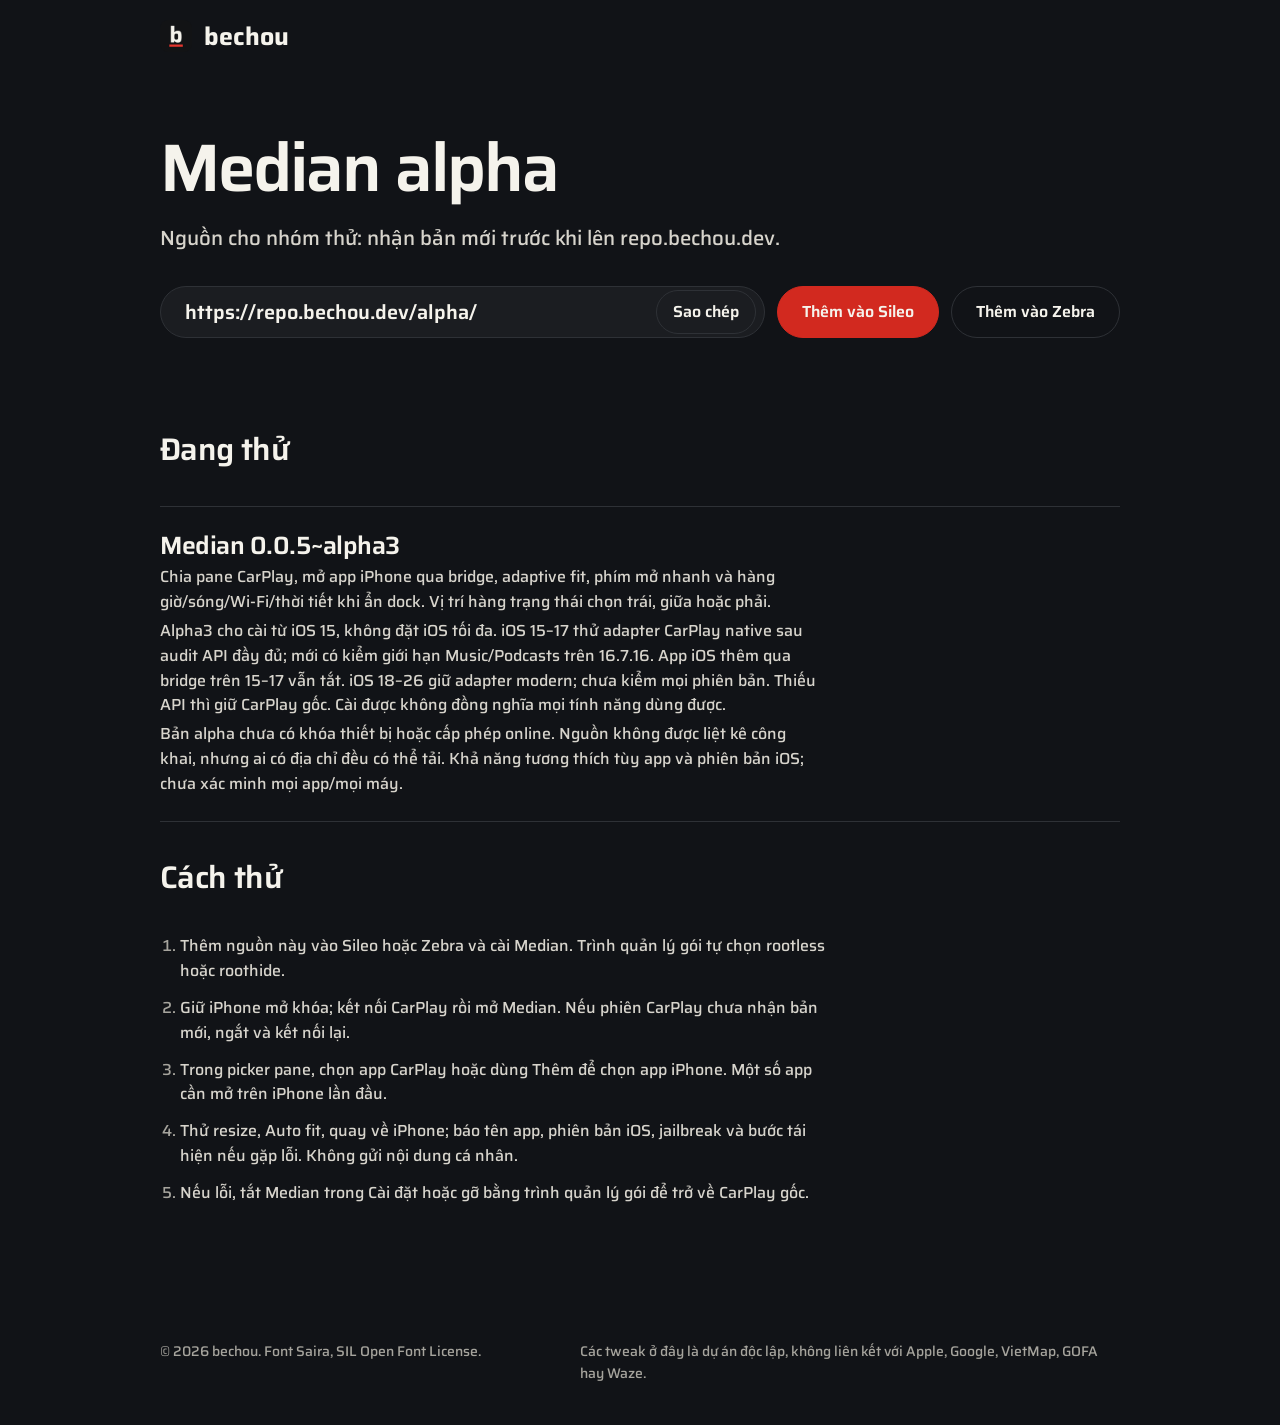
<file: alpha/index.html>
<!doctype html>
<html lang="vi">
<head>
<meta charset="utf-8">
<meta name="viewport" content="width=device-width, initial-scale=1, viewport-fit=cover">
<title>Median alpha: repo.bechou.dev</title>
<meta name="description" content="Nguồn bản thử của bechou, dành cho một nhóm nhỏ trước khi phát hành trên repo.bechou.dev.">
<meta name="robots" content="noindex, nofollow">
<meta name="theme-color" content="#111317">
<link rel="icon" href="../assets/repo-favicon.png">
<link rel="apple-touch-icon" href="CydiaIcon.png">
<link rel="preload" href="../assets/fonts/Saira-SemiBold.ttf" as="font" type="font/ttf" crossorigin>
<link rel="stylesheet" href="../assets/home.css">
<style>
/* The beta source's page: the home's address block, then what is being tested and how. Its address is longer
 * than the home's, so on a phone it takes a smaller size and may break before "alpha/". */
.source { grid-template-columns: minmax(0, 1fr); }
.address__url code { font-size: clamp(var(--text-md), 4.4vw, var(--text-lg)); white-space: normal; }
.trial { padding-bottom: var(--space-3xl); display: grid; gap: var(--space-xl); }
.trial h2 { font-size: var(--text-2xl); }
.trial__now { display: grid; gap: var(--space-2xs); padding: var(--space-lg) 0; border-block: 1px solid var(--color-rule); }
.trial__now h3 { font-size: var(--text-xl); }
.trial__now p, .trial__steps li { color: var(--color-ink-2); max-width: 60ch; }
.trial__steps { margin: 0; padding-left: 1.25em; display: grid; gap: var(--space-sm); }
.trial__steps li::marker { color: var(--color-muted); }
</style>
<script>document.documentElement.classList.add('js')</script>
</head>
<body class="home">
<a class="skip" href="#thu">Bỏ qua tới bản đang thử</a>

<header class="top">
  <div class="container">
    <a class="wordmark" href="../"><img src="../assets/repo-icon.png" alt="" width="32" height="32">bechou</a>
  </div>
</header>

<main>
  <section class="source container" aria-labelledby="source-title">
    <h1 id="source-title">Median alpha</h1>
    <p class="lead">Nguồn cho nhóm thử: nhận bản mới trước khi lên repo.bechou.dev.</p>
    <div class="address" id="nguon">
      <div class="address__url">
        <code id="source-url">https://repo.bechou.dev/<wbr>alpha/</code>
        <button class="btn btn--quiet" type="button" data-copy="https://repo.bechou.dev/alpha/" aria-describedby="source-url">Sao chép</button>
      </div>
      <div class="address__add">
        <a class="btn" data-add-source href="sileo://source/https://repo.bechou.dev/alpha/">Thêm vào Sileo</a>
        <a class="btn btn--quiet" data-add-source href="zbra://sources/add/https://repo.bechou.dev/alpha/">Thêm vào Zebra</a>
      </div>
    </div>
  </section>

  <section class="trial container" id="thu" aria-labelledby="thu-title">
    <h2 id="thu-title">Đang thử</h2>
    <div class="trial__now">
      <h3>Median 0.0.5~alpha3</h3>
      <p>Chia pane CarPlay, mở app iPhone qua bridge, adaptive fit, phím mở nhanh và hàng giờ/sóng/Wi-Fi/thời tiết khi ẩn dock. Vị trí hàng trạng thái chọn trái, giữa hoặc phải.</p>
      <p>Alpha3 cho cài từ iOS 15, không đặt iOS tối đa. iOS 15–17 thử adapter CarPlay native sau audit API đầy đủ; mới có kiểm giới hạn Music/Podcasts trên 16.7.16. App iOS thêm qua bridge trên 15–17 vẫn tắt. iOS 18–26 giữ adapter modern; chưa kiểm mọi phiên bản. Thiếu API thì giữ CarPlay gốc. Cài được không đồng nghĩa mọi tính năng dùng được.</p>
      <p>Bản alpha chưa có khóa thiết bị hoặc cấp phép online. Nguồn không được liệt kê công khai, nhưng ai có địa chỉ đều có thể tải. Khả năng tương thích tùy app và phiên bản iOS; chưa xác minh mọi app/mọi máy.</p>
    </div>
    <h2>Cách thử</h2>
    <ol class="trial__steps">
      <li>Thêm nguồn này vào Sileo hoặc Zebra và cài Median. Trình quản lý gói tự chọn rootless hoặc roothide.</li>
      <li>Giữ iPhone mở khóa; kết nối CarPlay rồi mở Median. Nếu phiên CarPlay chưa nhận bản mới, ngắt và kết nối lại.</li>
      <li>Trong picker pane, chọn app CarPlay hoặc dùng Thêm để chọn app iPhone. Một số app cần mở trên iPhone lần đầu.</li>
      <li>Thử resize, Auto fit, quay về iPhone; báo tên app, phiên bản iOS, jailbreak và bước tái hiện nếu gặp lỗi. Không gửi nội dung cá nhân.</li>
      <li>Nếu lỗi, tắt Median trong Cài đặt hoặc gỡ bằng trình quản lý gói để trở về CarPlay gốc.</li>
    </ol>
  </section>
</main>

<footer class="foot">
  <div class="container">
    <p>© 2026 bechou. Font Saira, SIL Open Font License.</p>
    <p>Các tweak ở đây là dự án độc lập, không liên kết với Apple, Google, VietMap, GOFA hay Waze.</p>
  </div>
</footer>

<script>
(() => {
  document.querySelectorAll('[data-copy]').forEach(button => button.addEventListener('click', async () => {
    try { await navigator.clipboard.writeText(button.dataset.copy); button.textContent = 'Đã chép'; }
    catch { button.textContent = 'Chọn và chép tay'; }
    setTimeout(() => { button.textContent = 'Sao chép'; }, 1800);
  }));
  // Sileo and Zebra open their links only on an iPhone or iPad; elsewhere the link points at the address.
  const apple = /iPhone|iPad|iPod/.test(navigator.userAgent) || (navigator.platform === 'MacIntel' && navigator.maxTouchPoints > 1);
  if (!apple) document.querySelectorAll('[data-add-source]').forEach(link => { link.href = '#nguon'; });
})();
</script>
</body>
</html>
</file>
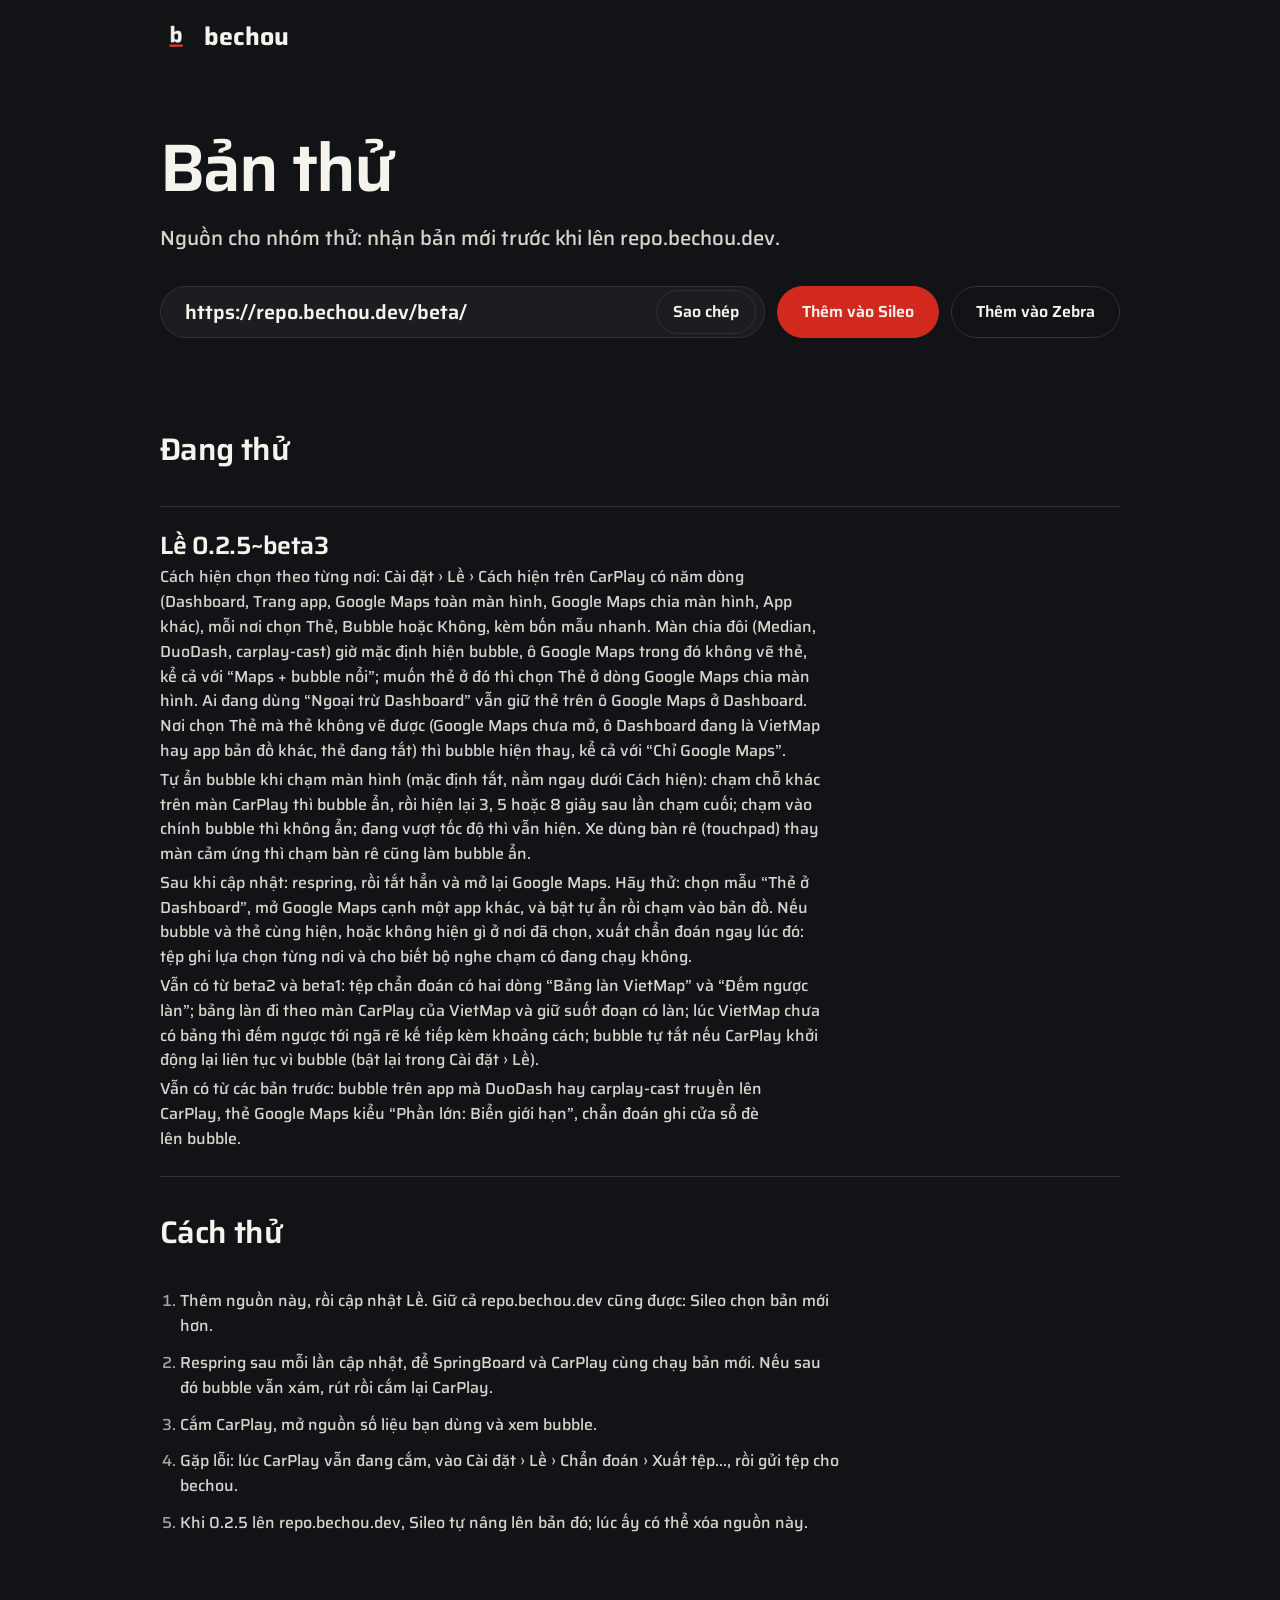
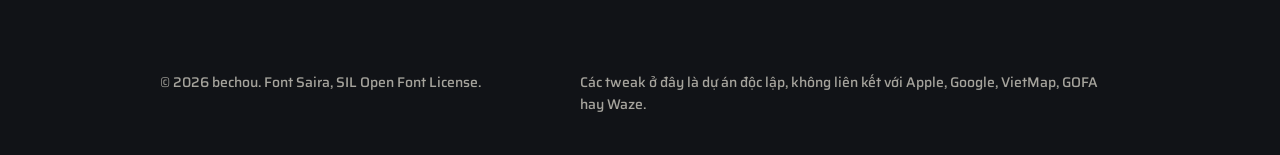
<file: beta/index.html>
<!doctype html>
<html lang="vi">
<head>
<meta charset="utf-8">
<meta name="viewport" content="width=device-width, initial-scale=1, viewport-fit=cover">
<title>Bản thử: repo.bechou.dev</title>
<meta name="description" content="Nguồn bản thử của bechou, dành cho một nhóm nhỏ trước khi phát hành trên repo.bechou.dev.">
<meta name="robots" content="noindex, nofollow">
<meta name="theme-color" content="#111317">
<link rel="icon" href="../assets/repo-favicon.png">
<link rel="apple-touch-icon" href="CydiaIcon.png">
<link rel="preload" href="../assets/fonts/Saira-SemiBold.ttf" as="font" type="font/ttf" crossorigin>
<link rel="stylesheet" href="../assets/home.css">
<style>
/* The beta source's page: the home's address block, then what is being tested and how. Its address is longer
 * than the home's, so on a phone it takes a smaller size and may break before "beta/". */
.source { grid-template-columns: minmax(0, 1fr); }
.address__url code { font-size: clamp(var(--text-md), 4.4vw, var(--text-lg)); white-space: normal; }
.trial { padding-bottom: var(--space-3xl); display: grid; gap: var(--space-xl); }
.trial h2 { font-size: var(--text-2xl); }
.trial__now { display: grid; gap: var(--space-2xs); padding: var(--space-lg) 0; border-block: 1px solid var(--color-rule); }
.trial__now h3 { font-size: var(--text-xl); }
.trial__now p, .trial__steps li { color: var(--color-ink-2); max-width: 60ch; }
.trial__steps { margin: 0; padding-left: 1.25em; display: grid; gap: var(--space-sm); }
.trial__steps li::marker { color: var(--color-muted); }
</style>
<script>document.documentElement.classList.add('js')</script>
</head>
<body class="home">
<a class="skip" href="#thu">Bỏ qua tới bản đang thử</a>

<header class="top">
  <div class="container">
    <a class="wordmark" href="../"><img src="../assets/repo-icon.png" alt="" width="32" height="32">bechou</a>
  </div>
</header>

<main>
  <section class="source container" aria-labelledby="source-title">
    <h1 id="source-title">Bản thử</h1>
    <p class="lead">Nguồn cho nhóm thử: nhận bản mới trước khi lên repo.bechou.dev.</p>
    <div class="address" id="nguon">
      <div class="address__url">
        <code id="source-url">https://repo.bechou.dev/<wbr>beta/</code>
        <button class="btn btn--quiet" type="button" data-copy="https://repo.bechou.dev/beta/" aria-describedby="source-url">Sao chép</button>
      </div>
      <div class="address__add">
        <a class="btn" data-add-source href="sileo://source/https://repo.bechou.dev/beta/">Thêm vào Sileo</a>
        <a class="btn btn--quiet" data-add-source href="zbra://sources/add/https://repo.bechou.dev/beta/">Thêm vào Zebra</a>
      </div>
    </div>
  </section>

  <section class="trial container" id="thu" aria-labelledby="thu-title">
    <h2 id="thu-title">Đang thử</h2>
    <div class="trial__now">
      <h3>Lề 0.2.5~beta3</h3>
      <p>Cách hiện chọn theo từng nơi: Cài đặt › Lề › Cách hiện trên CarPlay có năm dòng (Dashboard, Trang app, Google Maps toàn màn hình, Google Maps chia màn hình, App khác), mỗi nơi chọn Thẻ, Bubble hoặc Không, kèm bốn mẫu nhanh. Màn chia đôi (Median, DuoDash, carplay-cast) giờ mặc định hiện bubble, ô Google Maps trong đó không vẽ thẻ, kể cả với “Maps + bubble nổi”; muốn thẻ ở đó thì chọn Thẻ ở dòng Google Maps chia màn hình. Ai đang dùng “Ngoại trừ Dashboard” vẫn giữ thẻ trên ô Google Maps ở Dashboard. Nơi chọn Thẻ mà thẻ không vẽ được (Google Maps chưa mở, ô Dashboard đang là VietMap hay app bản đồ khác, thẻ đang tắt) thì bubble hiện thay, kể cả với “Chỉ Google Maps”.</p>
      <p>Tự ẩn bubble khi chạm màn hình (mặc định tắt, nằm ngay dưới Cách hiện): chạm chỗ khác trên màn CarPlay thì bubble ẩn, rồi hiện lại 3, 5 hoặc 8 giây sau lần chạm cuối; chạm vào chính bubble thì không ẩn; đang vượt tốc độ thì vẫn hiện. Xe dùng bàn rê (touchpad) thay màn cảm ứng thì chạm bàn rê cũng làm bubble ẩn.</p>
      <p>Sau khi cập nhật: respring, rồi tắt hẳn và mở lại Google Maps. Hãy thử: chọn mẫu “Thẻ ở Dashboard”, mở Google Maps cạnh một app khác, và bật tự ẩn rồi chạm vào bản đồ. Nếu bubble và thẻ cùng hiện, hoặc không hiện gì ở nơi đã chọn, xuất chẩn đoán ngay lúc đó: tệp ghi lựa chọn từng nơi và cho biết bộ nghe chạm có đang chạy không.</p>
      <p>Vẫn có từ beta2 và beta1: tệp chẩn đoán có hai dòng “Bảng làn VietMap” và “Đếm ngược làn”; bảng làn đi theo màn CarPlay của VietMap và giữ suốt đoạn có làn; lúc VietMap chưa có bảng thì đếm ngược tới ngã rẽ kế tiếp kèm khoảng cách; bubble tự tắt nếu CarPlay khởi động lại liên tục vì bubble (bật lại trong Cài đặt › Lề).</p>
      <p>Vẫn có từ các bản trước: bubble trên app mà DuoDash hay carplay-cast truyền lên CarPlay, thẻ Google Maps kiểu “Phần lớn: Biển giới hạn”, chẩn đoán ghi cửa sổ đè lên bubble.</p>
    </div>
    <h2>Cách thử</h2>
    <ol class="trial__steps">
      <li>Thêm nguồn này, rồi cập nhật Lề. Giữ cả repo.bechou.dev cũng được: Sileo chọn bản mới hơn.</li>
      <li>Respring sau mỗi lần cập nhật, để SpringBoard và CarPlay cùng chạy bản mới. Nếu sau đó bubble vẫn xám, rút rồi cắm lại CarPlay.</li>
      <li>Cắm CarPlay, mở nguồn số liệu bạn dùng và xem bubble.</li>
      <li>Gặp lỗi: lúc CarPlay vẫn đang cắm, vào Cài đặt › Lề › Chẩn đoán › Xuất tệp…, rồi gửi tệp cho bechou.</li>
      <li>Khi 0.2.5 lên repo.bechou.dev, Sileo tự nâng lên bản đó; lúc ấy có thể xóa nguồn này.</li>
    </ol>
  </section>
</main>

<footer class="foot">
  <div class="container">
    <p>© 2026 bechou. Font Saira, SIL Open Font License.</p>
    <p>Các tweak ở đây là dự án độc lập, không liên kết với Apple, Google, VietMap, GOFA hay Waze.</p>
  </div>
</footer>

<script>
(() => {
  document.querySelectorAll('[data-copy]').forEach(button => button.addEventListener('click', async () => {
    try { await navigator.clipboard.writeText(button.dataset.copy); button.textContent = 'Đã chép'; }
    catch { button.textContent = 'Chọn và chép tay'; }
    setTimeout(() => { button.textContent = 'Sao chép'; }, 1800);
  }));
  // Sileo and Zebra open their links only on an iPhone or iPad; elsewhere the link points at the address.
  const apple = /iPhone|iPad|iPod/.test(navigator.userAgent) || (navigator.platform === 'MacIntel' && navigator.maxTouchPoints > 1);
  if (!apple) document.querySelectorAll('[data-add-source]').forEach(link => { link.href = '#nguon'; });
})();
</script>
</body>
</html>
</file>
<file: assets/home.css>
/* repo.bechou.dev's home: the source's address and how to add it, then one row per package.
 * A new package is one more <li class="pkg"> in index.html; nothing here needs to change. */
@import url("./tokens.css");
@import url("./base.css");

body { font-weight: 500; }
h1, h2, h3 { color: var(--color-ink); }
.home { --container: 68rem; }

/* Controls: one filled primary, a quiet secondary, all eight states. */
.btn {
  display: inline-flex; align-items: center; justify-content: center; min-height: 48px; padding: 0 var(--space-lg);
  border: 1px solid var(--color-accent); border-radius: var(--radius-pill); background: var(--color-accent); color: var(--color-accent-ink);
  font: 600 var(--text-md)/1 var(--font-body); white-space: nowrap; text-decoration: none; cursor: pointer;
  transition: background-color var(--dur-short) var(--ease-out), transform var(--dur-micro) var(--ease-out);
}
.btn:hover { background: var(--color-accent-2); }
.btn:active { transform: translateY(1px); }
.btn:focus-visible { outline: 2px solid var(--color-focus); outline-offset: 2px; }
.btn--quiet { background: transparent; color: var(--color-ink); border-color: var(--color-rule); }
.btn--quiet:hover { background: var(--color-paper-2); }
.link { color: var(--color-ink); text-decoration: underline; text-decoration-thickness: 1px; text-underline-offset: 0.18em; transition: color var(--dur-short) var(--ease-out); }
.link:hover { color: var(--color-ink-2); }
.link:focus-visible { outline: 2px solid var(--color-focus); outline-offset: 2px; }
.skip { position: absolute; left: var(--space-md); top: calc(-1 * var(--space-3xl)); z-index: var(--z-toast); padding: var(--space-xs) var(--space-md); background: var(--color-ink); color: var(--color-paper); }
.skip:focus-visible { top: var(--space-md); }

/* Top: the mark alone. */
.top .container { display: flex; align-items: center; min-height: 72px; }
.wordmark { display: inline-flex; align-items: center; gap: var(--space-sm); font: 700 var(--text-xl)/1 var(--font-display); text-decoration: none; color: var(--color-ink); }
.wordmark img { width: 32px; height: 32px; border-radius: var(--space-xs); }
.wordmark:focus-visible { outline: 2px solid var(--color-focus); outline-offset: 4px; }

/* The source: its name, one sentence, the address to copy and the two package managers. */
.source { padding-block: var(--space-2xl) var(--space-3xl); display: grid; gap: var(--space-lg); justify-items: start; }
.source h1 { font-size: clamp(2.5rem, 4vw + 1rem, 4.5rem); line-height: 0.95; letter-spacing: -0.03em; max-width: none; }
.source .lead { color: var(--color-ink-2); }
.address { display: flex; flex-wrap: wrap; align-items: stretch; gap: var(--space-sm); width: 100%; margin-top: var(--space-xs); }
.address__url {
  flex: 1 1 18rem; display: flex; align-items: center; justify-content: space-between; gap: var(--space-sm); min-height: 52px;
  padding: 0 var(--space-xs) 0 var(--space-lg); border: 1px solid var(--color-rule); border-radius: var(--radius-pill); background: var(--color-paper-2);
}
.address__url code { font: 600 var(--text-lg)/1 var(--font-body); color: var(--color-ink); overflow-wrap: anywhere; user-select: all; }
.address__url .btn { min-height: 44px; padding: 0 var(--space-md); }
.address__add { display: flex; flex-wrap: wrap; gap: var(--space-sm); }
.address__add .btn { min-height: 52px; }

/* Packages: one row each, the whole row a link to the package's page. */
.packages { padding-bottom: var(--space-3xl); }
.packages__head { display: flex; align-items: baseline; justify-content: space-between; gap: var(--space-md); padding-bottom: var(--space-md); border-bottom: 1px solid var(--color-rule); }
.packages__head h2 { font-size: var(--text-2xl); }
.packages__count { color: var(--color-muted); font-size: var(--text-sm); }
.pkg-list { list-style: none; margin: 0; padding: 0; }
.pkg { border-bottom: 1px solid var(--color-rule); }
.pkg__link {
  display: grid; grid-template-columns: 64px minmax(0, 1fr) minmax(0, 15rem); align-items: center; gap: var(--space-lg);
  padding-block: var(--space-lg); color: inherit; text-decoration: none; border-radius: var(--radius-card);
  transition: background-color var(--dur-short) var(--ease-out);
}
.pkg__link:hover { background: var(--color-paper-2); }
.pkg__link:active { background: var(--color-paper-3); }
.pkg__link:focus-visible { outline: 2px solid var(--color-focus); outline-offset: 2px; }
.pkg__icon { width: 64px; height: 64px; border-radius: var(--radius-card); outline: 1px solid color-mix(in oklab, var(--color-ink) 14%, transparent); outline-offset: -1px; }
.pkg__text { display: grid; gap: var(--space-2xs); }
.pkg__name { font-size: var(--text-xl); }
.pkg__line { color: var(--color-ink-2); }
.pkg__meta { display: flex; flex-wrap: wrap; gap: var(--space-2xs) var(--space-md); margin: var(--space-xs) 0 0; padding: 0; list-style: none; color: var(--color-muted); font-size: var(--text-sm); }
.pkg__shot { width: 100%; height: auto; aspect-ratio: 5 / 3; border-radius: var(--radius-card); outline: 1px solid color-mix(in oklab, var(--color-ink) 8%, transparent); outline-offset: -1px; }

/* Foot: the legal lines. */
.foot { padding-block: var(--space-xl); color: var(--color-muted); font-size: var(--text-sm); }
.foot .container { display: flex; flex-wrap: wrap; justify-content: space-between; gap: var(--space-xs) var(--space-xl); }
.foot p { max-width: 60ch; }

@media (min-width: 60rem) {
  .pkg__link { padding-inline: var(--space-md); margin-inline: calc(-1 * var(--space-md)); }
}
@media (max-width: 40rem) {
  .source { padding-block: var(--space-lg) var(--space-2xl); }
  .address__url code { font-size: var(--text-md); white-space: nowrap; }
  .address__add, .address__add .btn { width: 100%; }
  .address__add .btn { flex: 1 1 0; }
  .pkg__link { grid-template-columns: 56px minmax(0, 1fr); gap: var(--space-md); }
  .pkg__icon { width: 56px; height: 56px; }
  .pkg__shot { grid-column: 1 / -1; }
}
@media (prefers-reduced-motion: reduce) {
  .btn, .link, .pkg__link { transition: none; }
}
</file>
